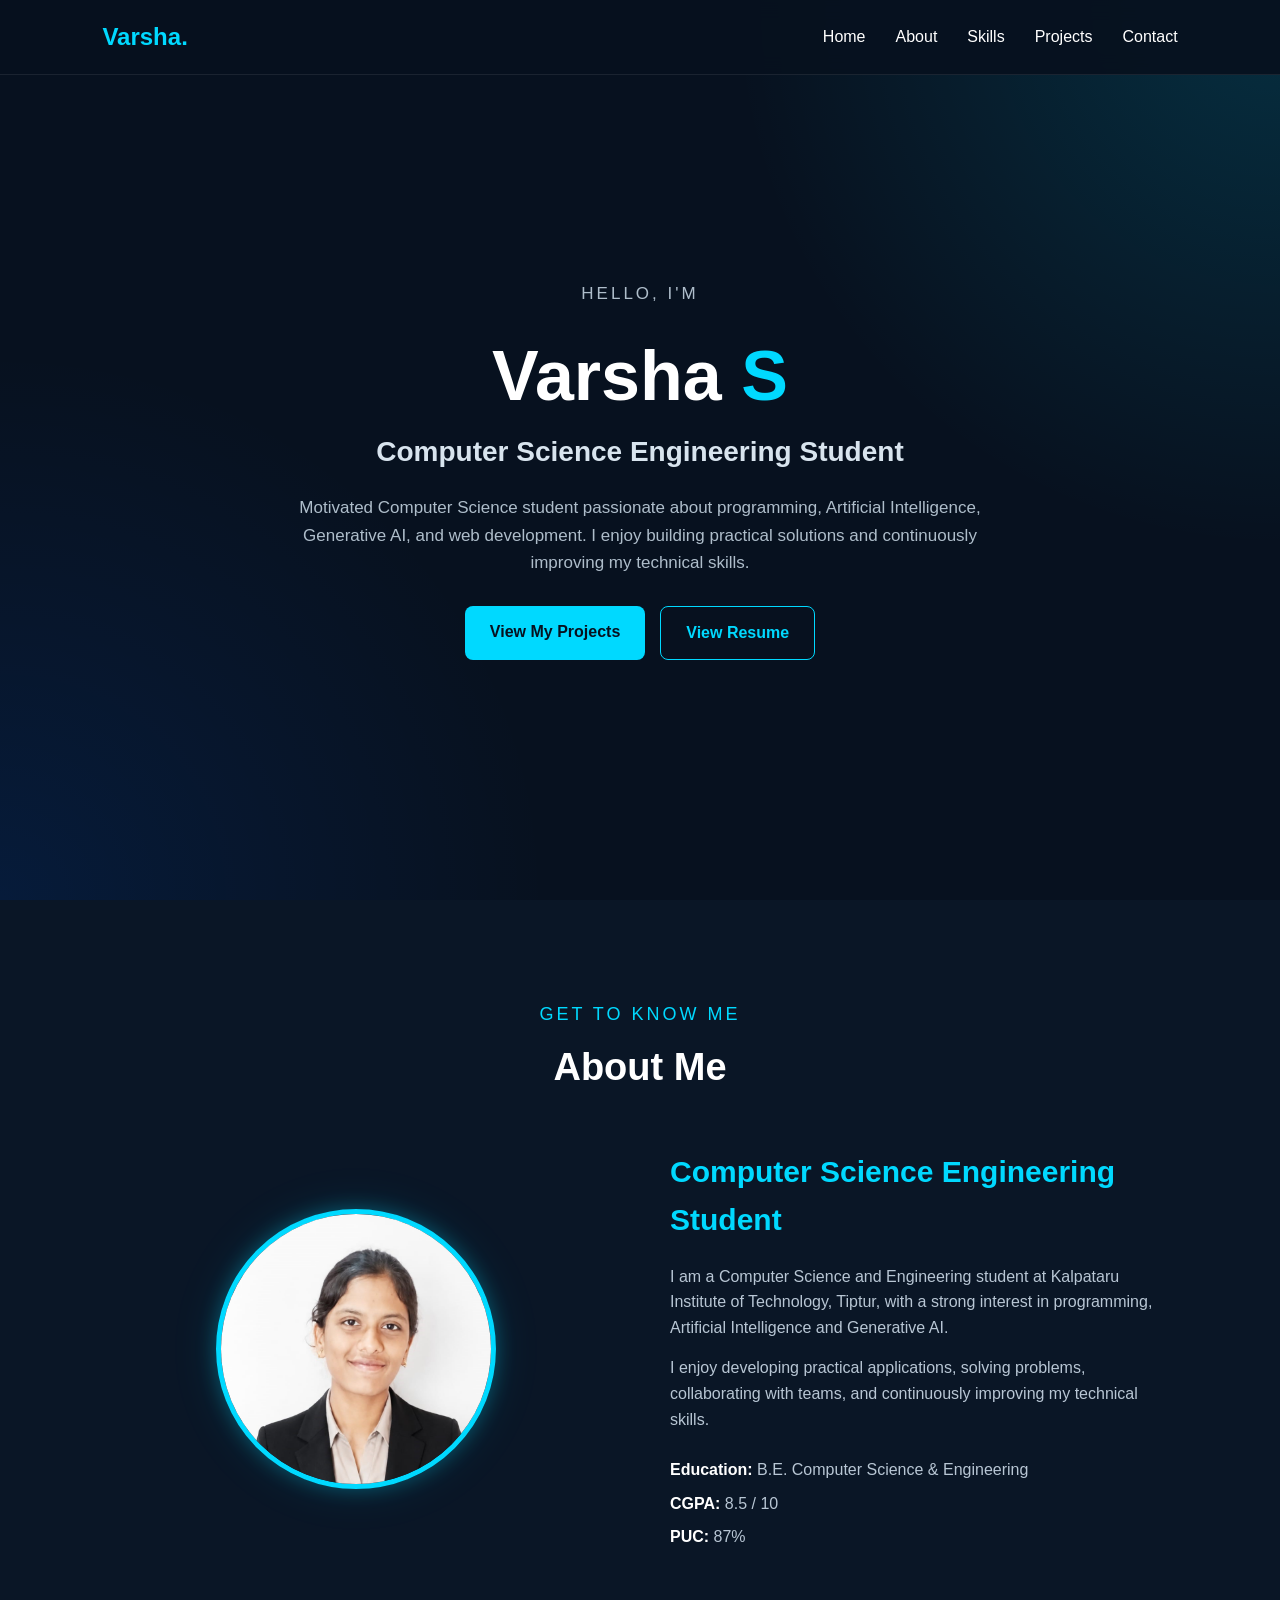
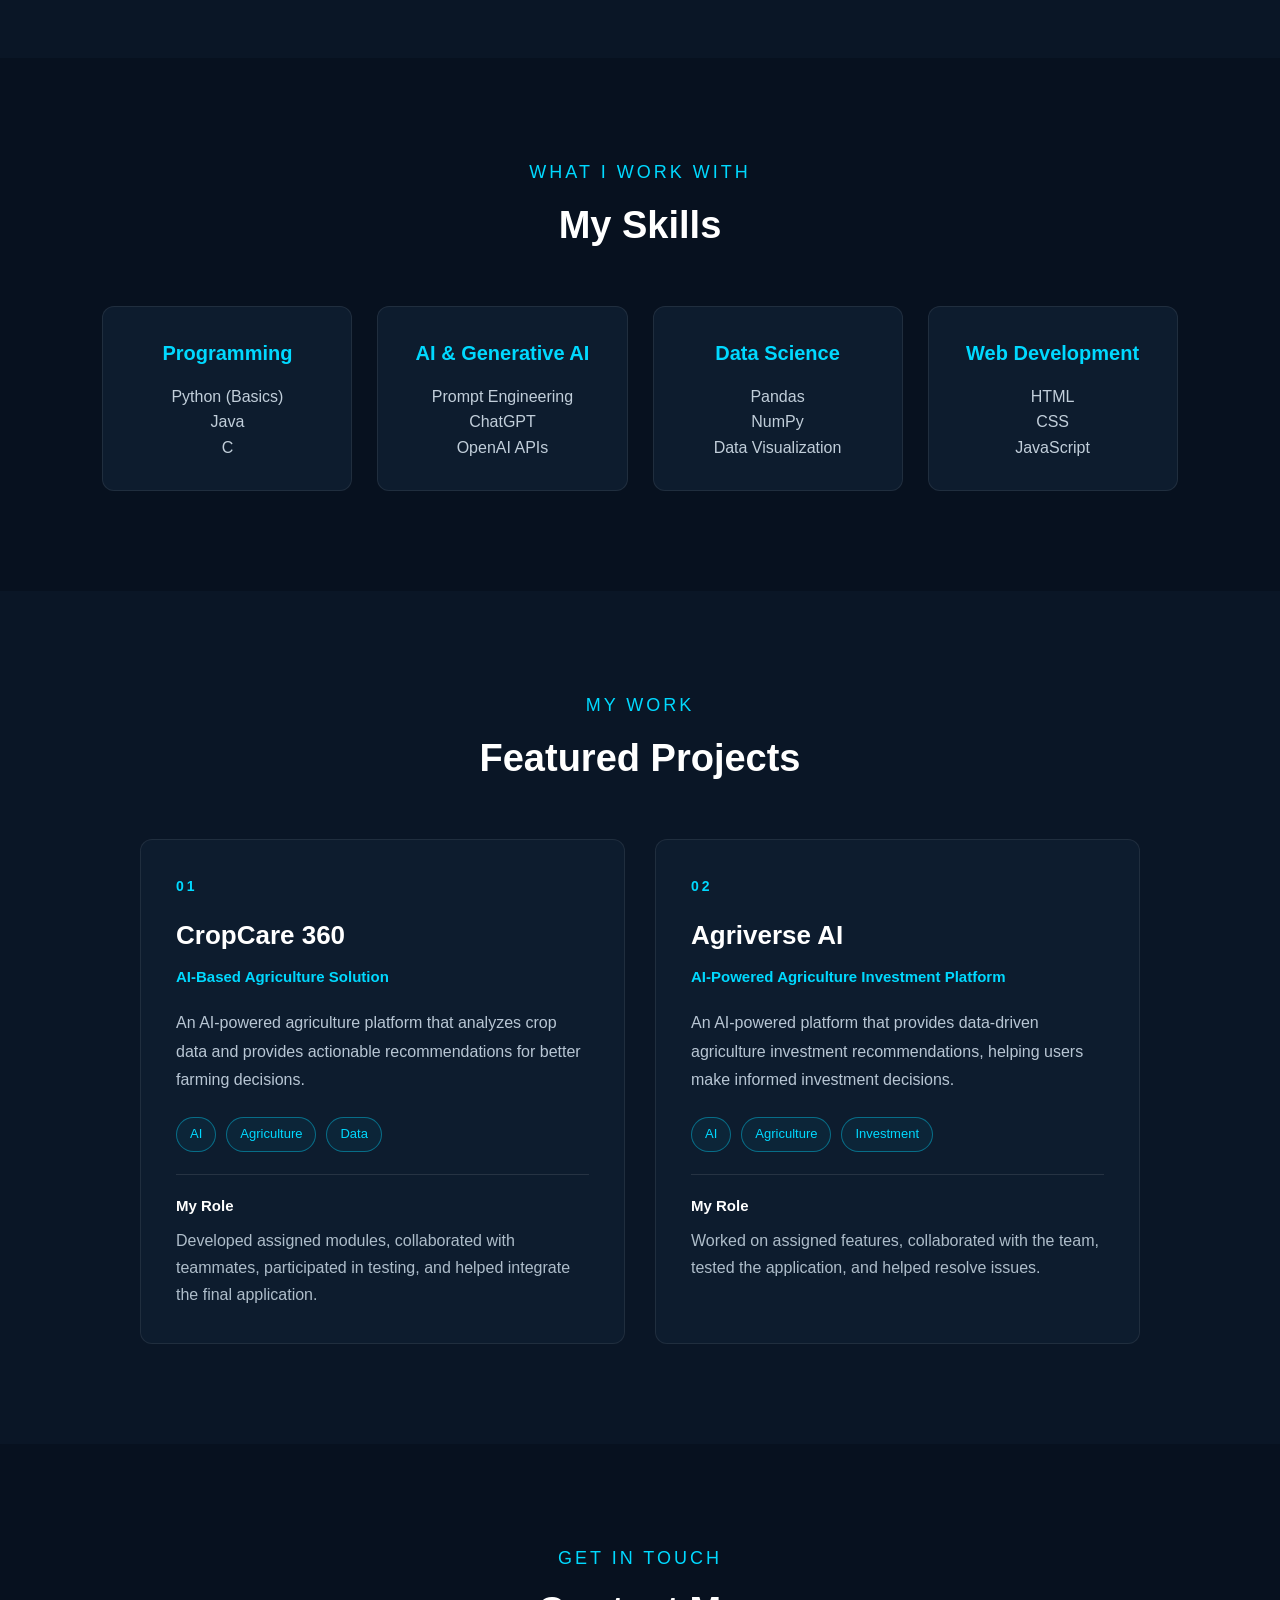
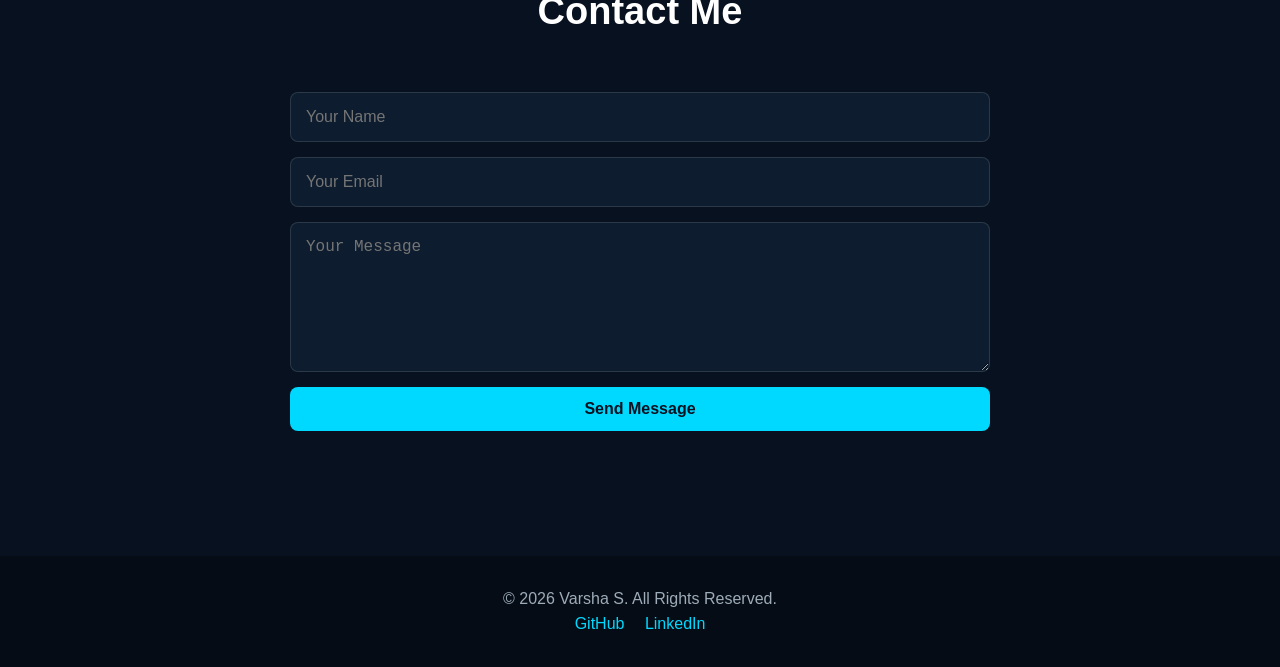
<file: index.html>
<!DOCTYPE html>
<html lang="en">

<head>
    <meta charset="UTF-8">
    <meta name="viewport" content="width=device-width, initial-scale=1.0">
    <title>Varsha S | CSE Student</title>
    <link rel="stylesheet" href="style.css">
</head>

<body>

    <!-- =========================
         NAVIGATION
    ========================== -->

    <header>
        <nav class="navbar">

            <div class="logo">
                Varsha<span>.</span>
            </div>

            <ul class="nav-links">
                <li><a href="#home">Home</a></li>
                <li><a href="#about">About</a></li>
                <li><a href="#skills">Skills</a></li>
                <li><a href="#projects">Projects</a></li>
                <li><a href="#contact">Contact</a></li>
            </ul>

            <button id="menu-btn">☰</button>

        </nav>
    </header>


    <!-- =========================
         HOME
    ========================== -->

    <section id="home" class="hero">

        <div class="hero-content">

            <p class="hero-small">
                HELLO, I'M
            </p>

            <h1>
                Varsha <span>S</span>
            </h1>

            <h2>
                Computer Science Engineering Student
            </h2>

            <p>
                Motivated Computer Science student passionate about
                programming, Artificial Intelligence, Generative AI,
                and web development. I enjoy building practical
                solutions and continuously improving my technical skills.
            </p>

            <div class="buttons">

                <a href="#projects" class="btn primary">
                    View My Projects
                </a>

                <a href="./resume.pdf"
                   class="btn secondary"
                   target="_blank">
                    View Resume
                </a>

            </div>

        </div>

    </section>


    <!-- =========================
         ABOUT
    ========================== -->

    <section id="about" class="about">

        <div class="section-title">

            <p>GET TO KNOW ME</p>

            <h2>About Me</h2>

        </div>


        <div class="about-container">

            <div class="about-image">

                <img
                    src="images/profile.jpeg"
                    alt="Varsha S"
                >

            </div>


            <div class="about-content">

                <h3>
                    Computer Science Engineering Student
                </h3>

                <p>
                    I am a Computer Science and Engineering student
                    at Kalpataru Institute of Technology, Tiptur,
                    with a strong interest in programming, Artificial
                    Intelligence and Generative AI.
                </p>

                <p>
                    I enjoy developing practical applications,
                    solving problems, collaborating with teams,
                    and continuously improving my technical skills.
                </p>


                <div class="about-info">

                    <p>
                        <strong>Education:</strong>
                        B.E. Computer Science & Engineering
                    </p>

                    <p>
                        <strong>CGPA:</strong>
                        8.5 / 10
                    </p>

                    <p>
                        <strong>PUC:</strong>
                        87%
                    </p>

                </div>

            </div>

        </div>

    </section>


    <!-- =========================
         SKILLS
    ========================== -->

    <section id="skills">

        <div class="section-title">

            <p>WHAT I WORK WITH</p>

            <h2>My Skills</h2>

        </div>


        <div class="skills-grid">

            <!-- Programming -->

            <div class="skill-card">

                <h3>
                    Programming
                </h3>

                <p>
                    Python (Basics)
                </p>

                <p>
                    Java
                </p>

                <p>
                    C
                </p>

            </div>


            <!-- AI -->

            <div class="skill-card">

                <h3>
                    AI & Generative AI
                </h3>

                <p>
                    Prompt Engineering
                </p>

                <p>
                    ChatGPT
                </p>

                <p>
                    OpenAI APIs
                </p>

            </div>


            <!-- Data Science -->

            <div class="skill-card">

                <h3>
                    Data Science
                </h3>

                <p>
                    Pandas
                </p>

                <p>
                    NumPy
                </p>

                <p>
                    Data Visualization
                </p>

            </div>


            <!-- Web Development -->

            <div class="skill-card">

                <h3>
                    Web Development
                </h3>

                <p>
                    HTML
                </p>

                <p>
                    CSS
                </p>

                <p>
                    JavaScript
                </p>

            </div>

        </div>

    </section>


    <!-- =========================
         PROJECTS
    ========================== -->

    <section id="projects" class="projects">

        <div class="section-title">

            <p>MY WORK</p>

            <h2>Featured Projects</h2>

        </div>


        <div class="projects-grid">


            <!-- =========================
                 PROJECT 1
            ========================== -->

            <div class="project-card">

                <div class="project-number">
                    01
                </div>

                <h3>
                    CropCare 360
                </h3>

                <p class="project-subtitle">
                    AI-Based Agriculture Solution
                </p>

                <p class="project-description">
                    An AI-powered agriculture platform that analyzes
                    crop data and provides actionable recommendations
                    for better farming decisions.
                </p>


                <div class="tags">

                    <span>AI</span>

                    <span>Agriculture</span>

                    <span>Data</span>

                </div>


                <div class="project-role">

                    <strong>
                        My Role
                    </strong>

                    <p>
                        Developed assigned modules, collaborated with
                        teammates, participated in testing, and helped
                        integrate the final application.
                    </p>

                </div>

            </div>


            <!-- =========================
                 PROJECT 2
            ========================== -->

            <div class="project-card">

                <div class="project-number">
                    02
                </div>

                <h3>
                    Agriverse AI
                </h3>

                <p class="project-subtitle">
                    AI-Powered Agriculture Investment Platform
                </p>

                <p class="project-description">
                    An AI-powered platform that provides data-driven
                    agriculture investment recommendations, helping
                    users make informed investment decisions.
                </p>


                <div class="tags">

                    <span>AI</span>

                    <span>Agriculture</span>

                    <span>Investment</span>

                </div>


                <div class="project-role">

                    <strong>
                        My Role
                    </strong>

                    <p>
                        Worked on assigned features, collaborated with
                        the team, tested the application, and helped
                        resolve issues.
                    </p>

                </div>

            </div>


        </div>

    </section>


    <!-- =========================
         CONTACT
    ========================== -->

    <section id="contact">

        <div class="section-title">

            <p>GET IN TOUCH</p>

            <h2>Contact Me</h2>

        </div>


        <div class="contact-container">

            <form id="contact-form" class="contact-form">

                <input
                    type="text"
                    id="name"
                    placeholder="Your Name"
                    required
                >

                <input
                    type="email"
                    id="email"
                    placeholder="Your Email"
                    required
                >

                <textarea
                    id="message"
                    placeholder="Your Message"
                    rows="6"
                    required
                ></textarea>

                <button
                    type="submit"
                    class="btn primary">
                    Send Message
                </button>

                <p id="form-message"></p>

            </form>

        </div>

    </section>


    <!-- =========================
         FOOTER
    ========================== -->

    <footer>

        <p>
            © 2026 Varsha S. All Rights Reserved.
        </p>

        <div class="social-links">

            <a
                href="https://github.com/varshu234"
                target="_blank">
                GitHub
            </a>

            <a
                href="https://linkedin.com/in/varsha-s-9b108a304"
                target="_blank">
                LinkedIn
            </a>

        </div>

    </footer>


    <!-- JavaScript -->

    <script src="script.js"></script>

</body>

</html>
</file>
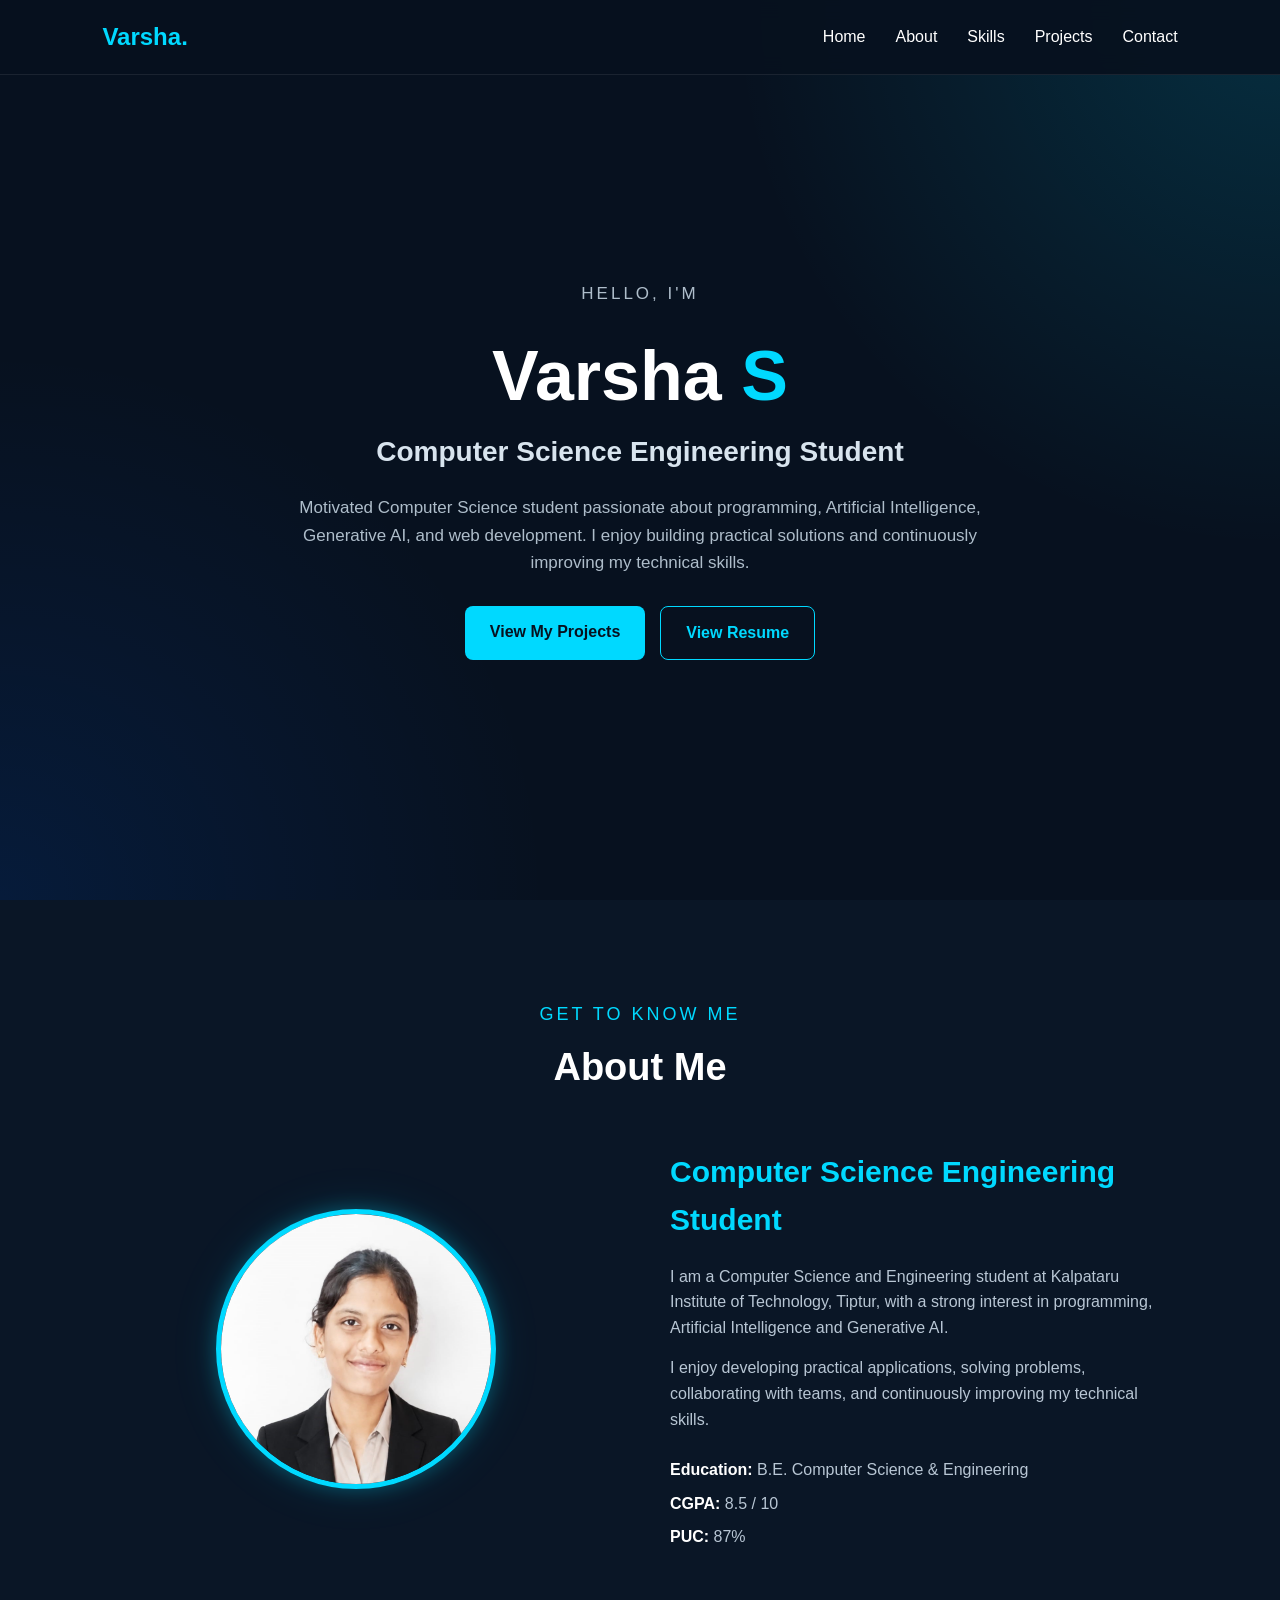
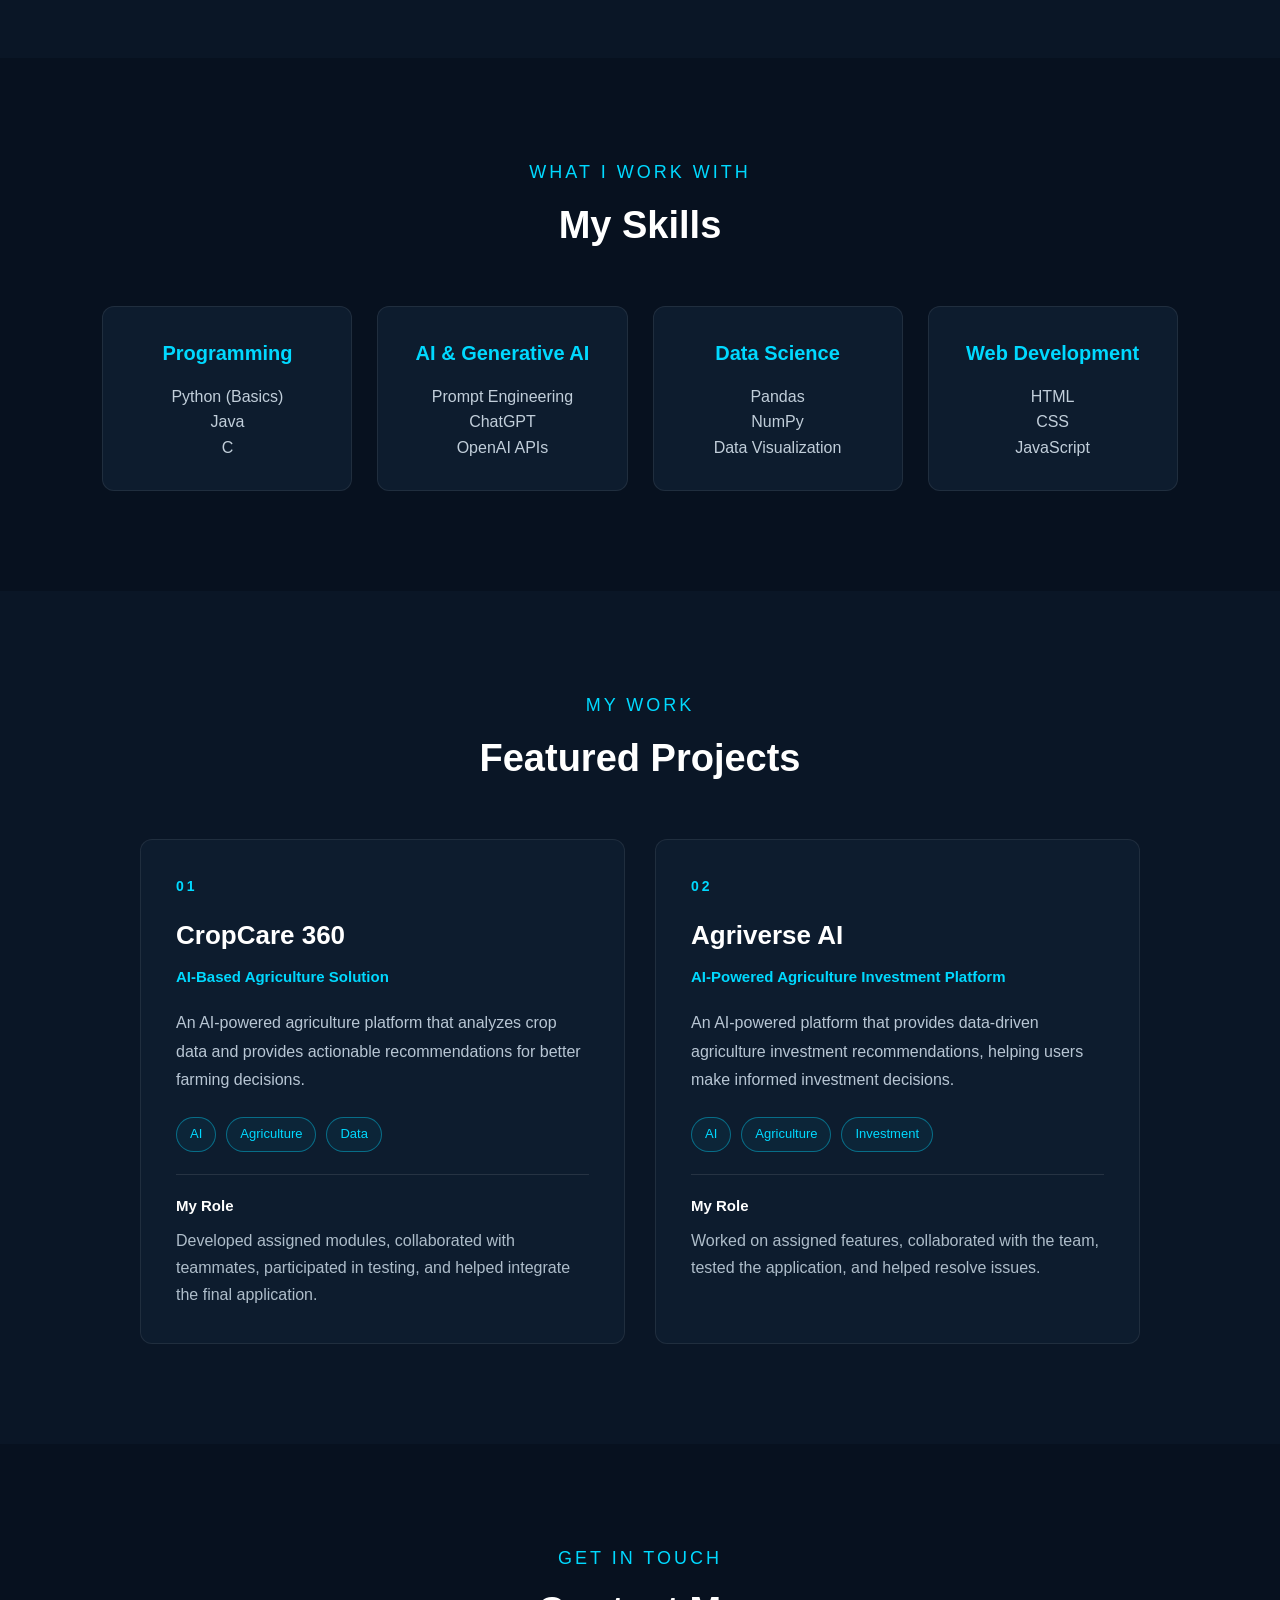
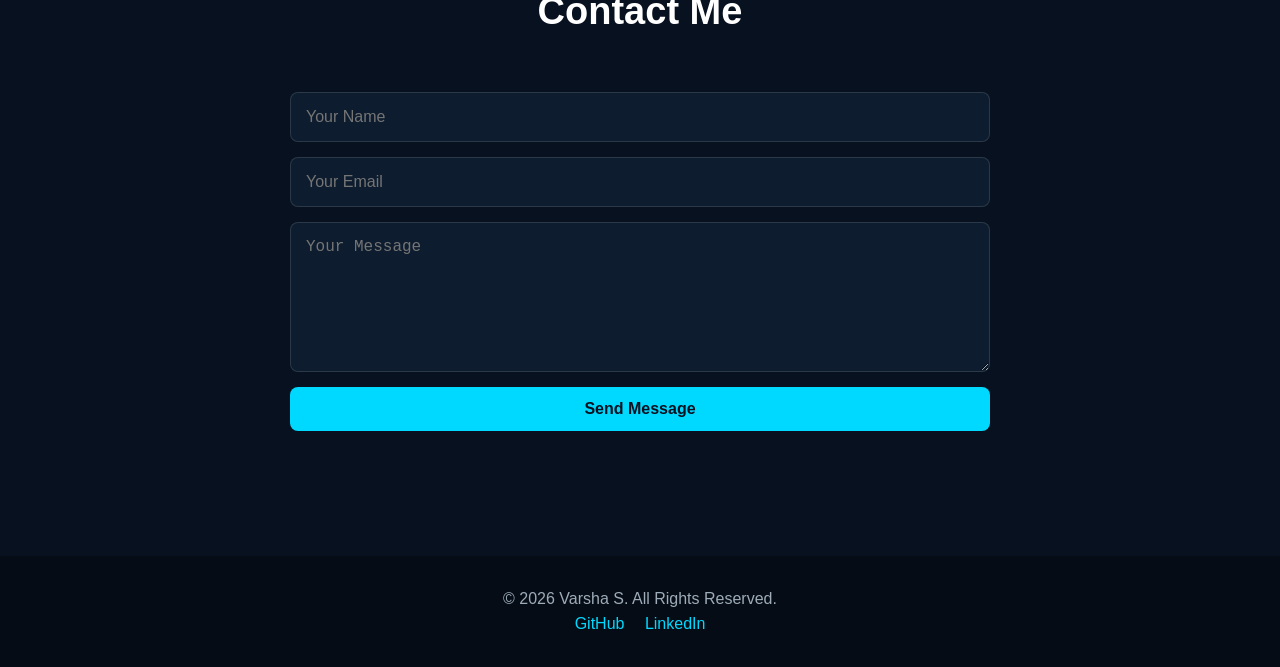
<file: portfolio_website/index.html>
<!DOCTYPE html>
<html lang="en">

<head>
    <meta charset="UTF-8">
    <meta name="viewport" content="width=device-width, initial-scale=1.0">
    <title>Varsha S | CSE Student</title>
    <link rel="stylesheet" href="style.css">
</head>

<body>

    <!-- =========================
         NAVIGATION
    ========================== -->

    <header>
        <nav class="navbar">

            <div class="logo">
                Varsha<span>.</span>
            </div>

            <ul class="nav-links">
                <li><a href="#home">Home</a></li>
                <li><a href="#about">About</a></li>
                <li><a href="#skills">Skills</a></li>
                <li><a href="#projects">Projects</a></li>
                <li><a href="#contact">Contact</a></li>
            </ul>

            <button id="menu-btn">☰</button>

        </nav>
    </header>


    <!-- =========================
         HOME
    ========================== -->

    <section id="home" class="hero">

        <div class="hero-content">

            <p class="hero-small">
                HELLO, I'M
            </p>

            <h1>
                Varsha <span>S</span>
            </h1>

            <h2>
                Computer Science Engineering Student
            </h2>

            <p>
                Motivated Computer Science student passionate about
                programming, Artificial Intelligence, Generative AI,
                and web development. I enjoy building practical
                solutions and continuously improving my technical skills.
            </p>

            <div class="buttons">

                <a href="#projects" class="btn primary">
                    View My Projects
                </a>

                <a href="./resume/resume.pdf"
                   class="btn secondary"
                   target="_blank">
                    View Resume
                </a>

            </div>

        </div>

    </section>


    <!-- =========================
         ABOUT
    ========================== -->

    <section id="about" class="about">

        <div class="section-title">

            <p>GET TO KNOW ME</p>

            <h2>About Me</h2>

        </div>


        <div class="about-container">

            <div class="about-image">

                <img
                    src="images/profile.jpeg"
                    alt="Varsha S"
                >

            </div>


            <div class="about-content">

                <h3>
                    Computer Science Engineering Student
                </h3>

                <p>
                    I am a Computer Science and Engineering student
                    at Kalpataru Institute of Technology, Tiptur,
                    with a strong interest in programming, Artificial
                    Intelligence and Generative AI.
                </p>

                <p>
                    I enjoy developing practical applications,
                    solving problems, collaborating with teams,
                    and continuously improving my technical skills.
                </p>


                <div class="about-info">

                    <p>
                        <strong>Education:</strong>
                        B.E. Computer Science & Engineering
                    </p>

                    <p>
                        <strong>CGPA:</strong>
                        8.5 / 10
                    </p>

                    <p>
                        <strong>PUC:</strong>
                        87%
                    </p>

                </div>

            </div>

        </div>

    </section>


    <!-- =========================
         SKILLS
    ========================== -->

    <section id="skills">

        <div class="section-title">

            <p>WHAT I WORK WITH</p>

            <h2>My Skills</h2>

        </div>


        <div class="skills-grid">

            <!-- Programming -->

            <div class="skill-card">

                <h3>
                    Programming
                </h3>

                <p>
                    Python (Basics)
                </p>

                <p>
                    Java
                </p>

                <p>
                    C
                </p>

            </div>


            <!-- AI -->

            <div class="skill-card">

                <h3>
                    AI & Generative AI
                </h3>

                <p>
                    Prompt Engineering
                </p>

                <p>
                    ChatGPT
                </p>

                <p>
                    OpenAI APIs
                </p>

            </div>


            <!-- Data Science -->

            <div class="skill-card">

                <h3>
                    Data Science
                </h3>

                <p>
                    Pandas
                </p>

                <p>
                    NumPy
                </p>

                <p>
                    Data Visualization
                </p>

            </div>


            <!-- Web Development -->

            <div class="skill-card">

                <h3>
                    Web Development
                </h3>

                <p>
                    HTML
                </p>

                <p>
                    CSS
                </p>

                <p>
                    JavaScript
                </p>

            </div>

        </div>

    </section>


    <!-- =========================
         PROJECTS
    ========================== -->

    <section id="projects" class="projects">

        <div class="section-title">

            <p>MY WORK</p>

            <h2>Featured Projects</h2>

        </div>


        <div class="projects-grid">


            <!-- =========================
                 PROJECT 1
            ========================== -->

            <div class="project-card">

                <div class="project-number">
                    01
                </div>

                <h3>
                    CropCare 360
                </h3>

                <p class="project-subtitle">
                    AI-Based Agriculture Solution
                </p>

                <p class="project-description">
                    An AI-powered agriculture platform that analyzes
                    crop data and provides actionable recommendations
                    for better farming decisions.
                </p>


                <div class="tags">

                    <span>AI</span>

                    <span>Agriculture</span>

                    <span>Data</span>

                </div>


                <div class="project-role">

                    <strong>
                        My Role
                    </strong>

                    <p>
                        Developed assigned modules, collaborated with
                        teammates, participated in testing, and helped
                        integrate the final application.
                    </p>

                </div>

            </div>


            <!-- =========================
                 PROJECT 2
            ========================== -->

            <div class="project-card">

                <div class="project-number">
                    02
                </div>

                <h3>
                    Agriverse AI
                </h3>

                <p class="project-subtitle">
                    AI-Powered Agriculture Investment Platform
                </p>

                <p class="project-description">
                    An AI-powered platform that provides data-driven
                    agriculture investment recommendations, helping
                    users make informed investment decisions.
                </p>


                <div class="tags">

                    <span>AI</span>

                    <span>Agriculture</span>

                    <span>Investment</span>

                </div>


                <div class="project-role">

                    <strong>
                        My Role
                    </strong>

                    <p>
                        Worked on assigned features, collaborated with
                        the team, tested the application, and helped
                        resolve issues.
                    </p>

                </div>

            </div>


        </div>

    </section>


    <!-- =========================
         CONTACT
    ========================== -->

    <section id="contact">

        <div class="section-title">

            <p>GET IN TOUCH</p>

            <h2>Contact Me</h2>

        </div>


        <div class="contact-container">

            <form id="contact-form" class="contact-form">

                <input
                    type="text"
                    id="name"
                    placeholder="Your Name"
                    required
                >

                <input
                    type="email"
                    id="email"
                    placeholder="Your Email"
                    required
                >

                <textarea
                    id="message"
                    placeholder="Your Message"
                    rows="6"
                    required
                ></textarea>

                <button
                    type="submit"
                    class="btn primary">
                    Send Message
                </button>

                <p id="form-message"></p>

            </form>

        </div>

    </section>


    <!-- =========================
         FOOTER
    ========================== -->

    <footer>

        <p>
            © 2026 Varsha S. All Rights Reserved.
        </p>

        <div class="social-links">

            <a
                href="https://github.com/varshu234"
                target="_blank">
                GitHub
            </a>

            <a
                href="https://linkedin.com/in/varsha-s-9b108a304"
                target="_blank">
                LinkedIn
            </a>

        </div>

    </footer>


    <!-- JavaScript -->

    <script src="script.js"></script>

</body>

</html>
</file>
<file: style.css>
/* =========================
   RESET
========================= */

* {
    margin: 0;
    padding: 0;
    box-sizing: border-box;
}

html {
    scroll-behavior: smooth;
}

body {
    font-family: Arial, Helvetica, sans-serif;
    background: #07111f;
    color: #ffffff;
    line-height: 1.6;
}


/* =========================
   NAVBAR
========================= */

.navbar {
    position: fixed;
    top: 0;
    left: 0;
    width: 100%;
    z-index: 1000;

    display: flex;
    justify-content: space-between;
    align-items: center;

    padding: 18px 8%;

    background: rgba(7, 17, 31, 0.95);
    backdrop-filter: blur(10px);

    border-bottom: 1px solid rgba(255, 255, 255, 0.08);
}

.logo {
    font-size: 24px;
    font-weight: bold;
    color: #00d9ff;
}

.nav-links {
    display: flex;
    gap: 30px;
    list-style: none;
}

.nav-links a {
    position: relative;

    color: #ffffff;
    text-decoration: none;
    font-size: 16px;

    transition: color 0.3s ease;
}

.nav-links a:hover {
    color: #00d9ff;
}

.nav-links a::after {
    content: "";

    position: absolute;
    left: 0;
    bottom: -5px;

    width: 0;
    height: 2px;

    background: #00d9ff;

    transition: width 0.3s ease;
}

.nav-links a:hover::after {
    width: 100%;
}


/* =========================
   MENU BUTTON
========================= */

#menu-btn {
    display: none;

    background: none;
    border: none;

    color: #ffffff;
    font-size: 28px;

    cursor: pointer;
}


/* =========================
   GENERAL SECTION
========================= */

section {
    padding: 100px 8%;
    scroll-margin-top: 70px;
}

.section-title {
    text-align: center;
    margin-bottom: 50px;
}

.section-title p {
    color: #00d9ff;
    font-size: 18px;
    letter-spacing: 3px;
    margin-bottom: 8px;
}

.section-title h2 {
    color: #ffffff;
    font-size: 38px;
}


/* =========================
   HERO
========================= */

.hero {
    min-height: 100vh;

    display: flex;
    justify-content: center;
    align-items: center;

    text-align: center;

    padding: 120px 8% 80px;

    background:
        radial-gradient(
            circle at top right,
            rgba(0, 217, 255, 0.15),
            transparent 35%
        ),
        radial-gradient(
            circle at bottom left,
            rgba(0, 100, 255, 0.12),
            transparent 35%
        );
}

.hero-content {
    max-width: 850px;

    animation: fadeUp 1s ease;
}

.hero-small {
    color: #00d9ff;

    font-size: 18px;

    letter-spacing: 3px;

    margin-bottom: 15px;
}

.hero h1 {
    font-size: 70px;

    line-height: 1.1;

    margin-bottom: 15px;
}

.hero h1 span {
    color: #00d9ff;
}

.hero h2 {
    font-size: 28px;

    color: #d8e4ee;

    margin-bottom: 20px;
}

.hero p {
    max-width: 700px;

    margin: 0 auto 30px;

    color: #aebdca;

    font-size: 17px;
}


/* =========================
   BUTTONS
========================= */

.buttons {
    display: flex;

    justify-content: center;

    gap: 15px;

    flex-wrap: wrap;
}

.btn {
    display: inline-block;

    padding: 13px 25px;

    border-radius: 8px;

    text-decoration: none;

    font-weight: bold;

    transition: all 0.3s ease;
}

.btn.primary {
    background: #00d9ff;

    color: #07111f;
}

.btn.primary:hover {
    transform: translateY(-3px);

    box-shadow:
        0 10px 25px
        rgba(0, 217, 255, 0.25);
}

.btn.secondary {
    border: 1px solid #00d9ff;

    color: #00d9ff;
}

.btn.secondary:hover {
    background: #00d9ff;

    color: #07111f;

    transform: translateY(-3px);
}


/* =========================
   ABOUT
========================= */

.about {
    background: #0a1626;
}

.about-container {
    display: grid;

    grid-template-columns: 1fr 1fr;

    gap: 60px;

    align-items: center;
}

.about-image {
    text-align: center;
}

.about-image img {
    width: 280px;
    height: 280px;

    object-fit: cover;

    border-radius: 50%;

    border: 5px solid #00d9ff;

    box-shadow:
        0 0 20px rgba(0, 217, 255, 0.3),
        0 0 50px rgba(0, 217, 255, 0.1);

    animation:
        floatImage
        4s
        ease-in-out
        infinite;
}

.about-content h3 {
    font-size: 30px;

    margin-bottom: 20px;

    color: #00d9ff;
}

.about-content p {
    color: #b8c6d4;

    margin-bottom: 15px;
}

.about-info {
    margin-top: 25px;
}

.about-info p {
    margin-bottom: 8px;
}

.about-info strong {
    color: #ffffff;
}


/* =========================
   SKILLS
========================= */

.skills-grid {
    display: grid;

    grid-template-columns:
        repeat(4, 1fr);

    gap: 25px;
}

.skill-card {
    background: #0d1c2e;

    padding: 30px 20px;

    border:
        1px solid
        rgba(255, 255, 255, 0.08);

    border-radius: 12px;

    text-align: center;

    transition: all 0.3s ease;

    animation:
        fadeUp
        0.8s
        ease;
}

.skill-card:hover {
    transform: translateY(-8px);

    border-color: #00d9ff;

    box-shadow:
        0 10px 30px
        rgba(0, 217, 255, 0.12);
}

.skill-card h3 {
    color: #00d9ff;

    margin-bottom: 15px;

    font-size: 20px;
}

.skill-card p {
    color: #c1ceda;
}


/* =========================
   PROJECTS
========================= */

.projects {
    background: #0a1626;
}

.projects-grid {
    display: grid;

    grid-template-columns:
        repeat(2, 1fr);

    gap: 30px;

    max-width: 1000px;

    margin: auto;
}

.project-card {
    position: relative;

    overflow: hidden;

    background: #0d1c2e;

    padding: 35px;

    border-radius: 12px;

    border:
        1px solid
        rgba(255, 255, 255, 0.08);

    transition:
        all
        0.35s
        ease;

    animation:
        projectFadeUp
        0.8s
        ease
        forwards;
}


/* Project hover */

.project-card:hover {
    transform: translateY(-10px);

    border-color: #00d9ff;

    box-shadow:
        0 15px 35px
        rgba(0, 217, 255, 0.15),
        0 0 25px
        rgba(0, 217, 255, 0.05);
}


/* Animated top line */

.project-card::before {
    content: "";

    position: absolute;

    top: 0;
    left: 0;

    width: 100%;
    height: 3px;

    background: #00d9ff;

    transform: scaleX(0);

    transform-origin: left;

    transition:
        transform
        0.35s
        ease;
}

.project-card:hover::before {
    transform: scaleX(1);
}


/* Project number */

.project-number {
    font-size: 14px;

    font-weight: bold;

    color: #00d9ff;

    letter-spacing: 3px;

    margin-bottom: 18px;
}


/* Project title */

.project-card h3 {
    color: #ffffff;

    font-size: 26px;

    margin-bottom: 8px;
}


/* Project subtitle */

.project-subtitle {
    color: #00d9ff !important;

    font-size: 15px;

    font-weight: bold;

    margin-bottom: 20px !important;
}


/* Project description */

.project-description {
    color: #b8c6d4;

    line-height: 1.8;

    margin-bottom: 20px;
}


/* Technology tags */

.tags {
    display: flex;

    flex-wrap: wrap;

    gap: 10px;

    margin: 22px 0;
}

.tags span {
    padding: 6px 13px;

    border:
        1px solid
        rgba(0, 217, 255, 0.4);

    border-radius: 20px;

    color: #00d9ff;

    font-size: 13px;

    background:
        rgba(0, 217, 255, 0.05);

    transition:
        all
        0.3s
        ease;
}

.tags span:hover {
    background: #00d9ff;

    color: #07111f;
}


/* My Role */

.project-role {
    margin-top: 22px;

    padding-top: 18px;

    border-top:
        1px solid
        rgba(255, 255, 255, 0.1);
}

.project-role strong {
    color: #ffffff;

    font-size: 15px;
}

.project-role p {
    margin-top: 8px;

    color: #aebdca;

    line-height: 1.7;
}


/* =========================
   CONTACT
========================= */

.contact-container {
    max-width: 700px;

    margin: auto;
}

.contact-form {
    display: flex;

    flex-direction: column;

    gap: 15px;
}

.contact-form input,
.contact-form textarea {
    width: 100%;

    padding: 15px;

    background: #0d1c2e;

    color: #ffffff;

    border:
        1px solid
        rgba(255, 255, 255, 0.12);

    border-radius: 8px;

    outline: none;

    font-size: 16px;
}

.contact-form input:focus,
.contact-form textarea:focus {
    border-color: #00d9ff;
}

.contact-form textarea {
    min-height: 150px;

    resize: vertical;
}

.contact-form button {
    border: none;

    cursor: pointer;

    font-size: 16px;
}

#form-message {
    margin-top: 10px;

    color: #00d9ff;
}


/* =========================
   FOOTER
========================= */

footer {
    text-align: center;

    padding: 30px 8%;

    background: #050c15;

    color: #9eacb9;
}

footer a {
    color: #00d9ff;

    text-decoration: none;

    margin: 0 8px;
}

footer a:hover {
    text-decoration: underline;
}


/* =========================
   ANIMATIONS
========================= */

@keyframes fadeUp {

    from {
        opacity: 0;

        transform:
            translateY(30px);
    }

    to {
        opacity: 1;

        transform:
            translateY(0);
    }
}

@keyframes floatImage {

    0% {
        transform:
            translateY(0);
    }

    50% {
        transform:
            translateY(-10px);
    }

    100% {
        transform:
            translateY(0);
    }
}

@keyframes projectFadeUp {

    from {
        opacity: 0;

        transform:
            translateY(30px);
    }

    to {
        opacity: 1;

        transform:
            translateY(0);
    }
}


/* =========================
   TABLET
========================= */

@media (max-width: 900px) {

    .navbar {
        padding: 18px 5%;
    }

    section {
        padding: 80px 5%;
    }

    .hero h1 {
        font-size: 55px;
    }

    .skills-grid {
        grid-template-columns:
            repeat(2, 1fr);
    }

    .about-container {
        grid-template-columns: 1fr;

        text-align: center;
    }

    .projects-grid {
        grid-template-columns: 1fr;
    }
}


/* =========================
   MOBILE
========================= */

@media (max-width: 650px) {

    #menu-btn {
        display: block;
    }

    .nav-links {
        position: absolute;

        top: 70px;
        left: 0;

        width: 100%;

        display: none;

        flex-direction: column;

        gap: 0;

        background: #07111f;

        text-align: center;
    }

    .nav-links.active {
        display: flex;
    }

    .nav-links li {
        padding: 15px;

        border-bottom:
            1px solid
            rgba(255, 255, 255, 0.08);
    }

    .hero h1 {
        font-size: 42px;
    }

    .hero h2 {
        font-size: 22px;
    }

    .hero p {
        font-size: 15px;
    }

    .section-title h2 {
        font-size: 30px;
    }

    .skills-grid {
        grid-template-columns: 1fr;
    }

    .about-image img {
        width: 220px;
        height: 220px;
    }

    .project-card {
        padding: 25px;
    }
}
</file>
<file: portfolio_website/style.css>
/* =========================
   RESET
========================= */

* {
    margin: 0;
    padding: 0;
    box-sizing: border-box;
}

html {
    scroll-behavior: smooth;
}

body {
    font-family: Arial, Helvetica, sans-serif;
    background: #07111f;
    color: #ffffff;
    line-height: 1.6;
}


/* =========================
   NAVBAR
========================= */

.navbar {
    position: fixed;
    top: 0;
    left: 0;
    width: 100%;
    z-index: 1000;

    display: flex;
    justify-content: space-between;
    align-items: center;

    padding: 18px 8%;

    background: rgba(7, 17, 31, 0.95);
    backdrop-filter: blur(10px);

    border-bottom: 1px solid rgba(255, 255, 255, 0.08);
}

.logo {
    font-size: 24px;
    font-weight: bold;
    color: #00d9ff;
}

.nav-links {
    display: flex;
    gap: 30px;
    list-style: none;
}

.nav-links a {
    position: relative;

    color: #ffffff;
    text-decoration: none;
    font-size: 16px;

    transition: color 0.3s ease;
}

.nav-links a:hover {
    color: #00d9ff;
}

.nav-links a::after {
    content: "";

    position: absolute;
    left: 0;
    bottom: -5px;

    width: 0;
    height: 2px;

    background: #00d9ff;

    transition: width 0.3s ease;
}

.nav-links a:hover::after {
    width: 100%;
}


/* =========================
   MENU BUTTON
========================= */

#menu-btn {
    display: none;

    background: none;
    border: none;

    color: #ffffff;
    font-size: 28px;

    cursor: pointer;
}


/* =========================
   GENERAL SECTION
========================= */

section {
    padding: 100px 8%;
    scroll-margin-top: 70px;
}

.section-title {
    text-align: center;
    margin-bottom: 50px;
}

.section-title p {
    color: #00d9ff;
    font-size: 18px;
    letter-spacing: 3px;
    margin-bottom: 8px;
}

.section-title h2 {
    color: #ffffff;
    font-size: 38px;
}


/* =========================
   HERO
========================= */

.hero {
    min-height: 100vh;

    display: flex;
    justify-content: center;
    align-items: center;

    text-align: center;

    padding: 120px 8% 80px;

    background:
        radial-gradient(
            circle at top right,
            rgba(0, 217, 255, 0.15),
            transparent 35%
        ),
        radial-gradient(
            circle at bottom left,
            rgba(0, 100, 255, 0.12),
            transparent 35%
        );
}

.hero-content {
    max-width: 850px;

    animation: fadeUp 1s ease;
}

.hero-small {
    color: #00d9ff;

    font-size: 18px;

    letter-spacing: 3px;

    margin-bottom: 15px;
}

.hero h1 {
    font-size: 70px;

    line-height: 1.1;

    margin-bottom: 15px;
}

.hero h1 span {
    color: #00d9ff;
}

.hero h2 {
    font-size: 28px;

    color: #d8e4ee;

    margin-bottom: 20px;
}

.hero p {
    max-width: 700px;

    margin: 0 auto 30px;

    color: #aebdca;

    font-size: 17px;
}


/* =========================
   BUTTONS
========================= */

.buttons {
    display: flex;

    justify-content: center;

    gap: 15px;

    flex-wrap: wrap;
}

.btn {
    display: inline-block;

    padding: 13px 25px;

    border-radius: 8px;

    text-decoration: none;

    font-weight: bold;

    transition: all 0.3s ease;
}

.btn.primary {
    background: #00d9ff;

    color: #07111f;
}

.btn.primary:hover {
    transform: translateY(-3px);

    box-shadow:
        0 10px 25px
        rgba(0, 217, 255, 0.25);
}

.btn.secondary {
    border: 1px solid #00d9ff;

    color: #00d9ff;
}

.btn.secondary:hover {
    background: #00d9ff;

    color: #07111f;

    transform: translateY(-3px);
}


/* =========================
   ABOUT
========================= */

.about {
    background: #0a1626;
}

.about-container {
    display: grid;

    grid-template-columns: 1fr 1fr;

    gap: 60px;

    align-items: center;
}

.about-image {
    text-align: center;
}

.about-image img {
    width: 280px;
    height: 280px;

    object-fit: cover;

    border-radius: 50%;

    border: 5px solid #00d9ff;

    box-shadow:
        0 0 20px rgba(0, 217, 255, 0.3),
        0 0 50px rgba(0, 217, 255, 0.1);

    animation:
        floatImage
        4s
        ease-in-out
        infinite;
}

.about-content h3 {
    font-size: 30px;

    margin-bottom: 20px;

    color: #00d9ff;
}

.about-content p {
    color: #b8c6d4;

    margin-bottom: 15px;
}

.about-info {
    margin-top: 25px;
}

.about-info p {
    margin-bottom: 8px;
}

.about-info strong {
    color: #ffffff;
}


/* =========================
   SKILLS
========================= */

.skills-grid {
    display: grid;

    grid-template-columns:
        repeat(4, 1fr);

    gap: 25px;
}

.skill-card {
    background: #0d1c2e;

    padding: 30px 20px;

    border:
        1px solid
        rgba(255, 255, 255, 0.08);

    border-radius: 12px;

    text-align: center;

    transition: all 0.3s ease;

    animation:
        fadeUp
        0.8s
        ease;
}

.skill-card:hover {
    transform: translateY(-8px);

    border-color: #00d9ff;

    box-shadow:
        0 10px 30px
        rgba(0, 217, 255, 0.12);
}

.skill-card h3 {
    color: #00d9ff;

    margin-bottom: 15px;

    font-size: 20px;
}

.skill-card p {
    color: #c1ceda;
}


/* =========================
   PROJECTS
========================= */

.projects {
    background: #0a1626;
}

.projects-grid {
    display: grid;

    grid-template-columns:
        repeat(2, 1fr);

    gap: 30px;

    max-width: 1000px;

    margin: auto;
}

.project-card {
    position: relative;

    overflow: hidden;

    background: #0d1c2e;

    padding: 35px;

    border-radius: 12px;

    border:
        1px solid
        rgba(255, 255, 255, 0.08);

    transition:
        all
        0.35s
        ease;

    animation:
        projectFadeUp
        0.8s
        ease
        forwards;
}


/* Project hover */

.project-card:hover {
    transform: translateY(-10px);

    border-color: #00d9ff;

    box-shadow:
        0 15px 35px
        rgba(0, 217, 255, 0.15),
        0 0 25px
        rgba(0, 217, 255, 0.05);
}


/* Animated top line */

.project-card::before {
    content: "";

    position: absolute;

    top: 0;
    left: 0;

    width: 100%;
    height: 3px;

    background: #00d9ff;

    transform: scaleX(0);

    transform-origin: left;

    transition:
        transform
        0.35s
        ease;
}

.project-card:hover::before {
    transform: scaleX(1);
}


/* Project number */

.project-number {
    font-size: 14px;

    font-weight: bold;

    color: #00d9ff;

    letter-spacing: 3px;

    margin-bottom: 18px;
}


/* Project title */

.project-card h3 {
    color: #ffffff;

    font-size: 26px;

    margin-bottom: 8px;
}


/* Project subtitle */

.project-subtitle {
    color: #00d9ff !important;

    font-size: 15px;

    font-weight: bold;

    margin-bottom: 20px !important;
}


/* Project description */

.project-description {
    color: #b8c6d4;

    line-height: 1.8;

    margin-bottom: 20px;
}


/* Technology tags */

.tags {
    display: flex;

    flex-wrap: wrap;

    gap: 10px;

    margin: 22px 0;
}

.tags span {
    padding: 6px 13px;

    border:
        1px solid
        rgba(0, 217, 255, 0.4);

    border-radius: 20px;

    color: #00d9ff;

    font-size: 13px;

    background:
        rgba(0, 217, 255, 0.05);

    transition:
        all
        0.3s
        ease;
}

.tags span:hover {
    background: #00d9ff;

    color: #07111f;
}


/* My Role */

.project-role {
    margin-top: 22px;

    padding-top: 18px;

    border-top:
        1px solid
        rgba(255, 255, 255, 0.1);
}

.project-role strong {
    color: #ffffff;

    font-size: 15px;
}

.project-role p {
    margin-top: 8px;

    color: #aebdca;

    line-height: 1.7;
}


/* =========================
   CONTACT
========================= */

.contact-container {
    max-width: 700px;

    margin: auto;
}

.contact-form {
    display: flex;

    flex-direction: column;

    gap: 15px;
}

.contact-form input,
.contact-form textarea {
    width: 100%;

    padding: 15px;

    background: #0d1c2e;

    color: #ffffff;

    border:
        1px solid
        rgba(255, 255, 255, 0.12);

    border-radius: 8px;

    outline: none;

    font-size: 16px;
}

.contact-form input:focus,
.contact-form textarea:focus {
    border-color: #00d9ff;
}

.contact-form textarea {
    min-height: 150px;

    resize: vertical;
}

.contact-form button {
    border: none;

    cursor: pointer;

    font-size: 16px;
}

#form-message {
    margin-top: 10px;

    color: #00d9ff;
}


/* =========================
   FOOTER
========================= */

footer {
    text-align: center;

    padding: 30px 8%;

    background: #050c15;

    color: #9eacb9;
}

footer a {
    color: #00d9ff;

    text-decoration: none;

    margin: 0 8px;
}

footer a:hover {
    text-decoration: underline;
}


/* =========================
   ANIMATIONS
========================= */

@keyframes fadeUp {

    from {
        opacity: 0;

        transform:
            translateY(30px);
    }

    to {
        opacity: 1;

        transform:
            translateY(0);
    }
}

@keyframes floatImage {

    0% {
        transform:
            translateY(0);
    }

    50% {
        transform:
            translateY(-10px);
    }

    100% {
        transform:
            translateY(0);
    }
}

@keyframes projectFadeUp {

    from {
        opacity: 0;

        transform:
            translateY(30px);
    }

    to {
        opacity: 1;

        transform:
            translateY(0);
    }
}


/* =========================
   TABLET
========================= */

@media (max-width: 900px) {

    .navbar {
        padding: 18px 5%;
    }

    section {
        padding: 80px 5%;
    }

    .hero h1 {
        font-size: 55px;
    }

    .skills-grid {
        grid-template-columns:
            repeat(2, 1fr);
    }

    .about-container {
        grid-template-columns: 1fr;

        text-align: center;
    }

    .projects-grid {
        grid-template-columns: 1fr;
    }
}


/* =========================
   MOBILE
========================= */

@media (max-width: 650px) {

    #menu-btn {
        display: block;
    }

    .nav-links {
        position: absolute;

        top: 70px;
        left: 0;

        width: 100%;

        display: none;

        flex-direction: column;

        gap: 0;

        background: #07111f;

        text-align: center;
    }

    .nav-links.active {
        display: flex;
    }

    .nav-links li {
        padding: 15px;

        border-bottom:
            1px solid
            rgba(255, 255, 255, 0.08);
    }

    .hero h1 {
        font-size: 42px;
    }

    .hero h2 {
        font-size: 22px;
    }

    .hero p {
        font-size: 15px;
    }

    .section-title h2 {
        font-size: 30px;
    }

    .skills-grid {
        grid-template-columns: 1fr;
    }

    .about-image img {
        width: 220px;
        height: 220px;
    }

    .project-card {
        padding: 25px;
    }
}
</file>
